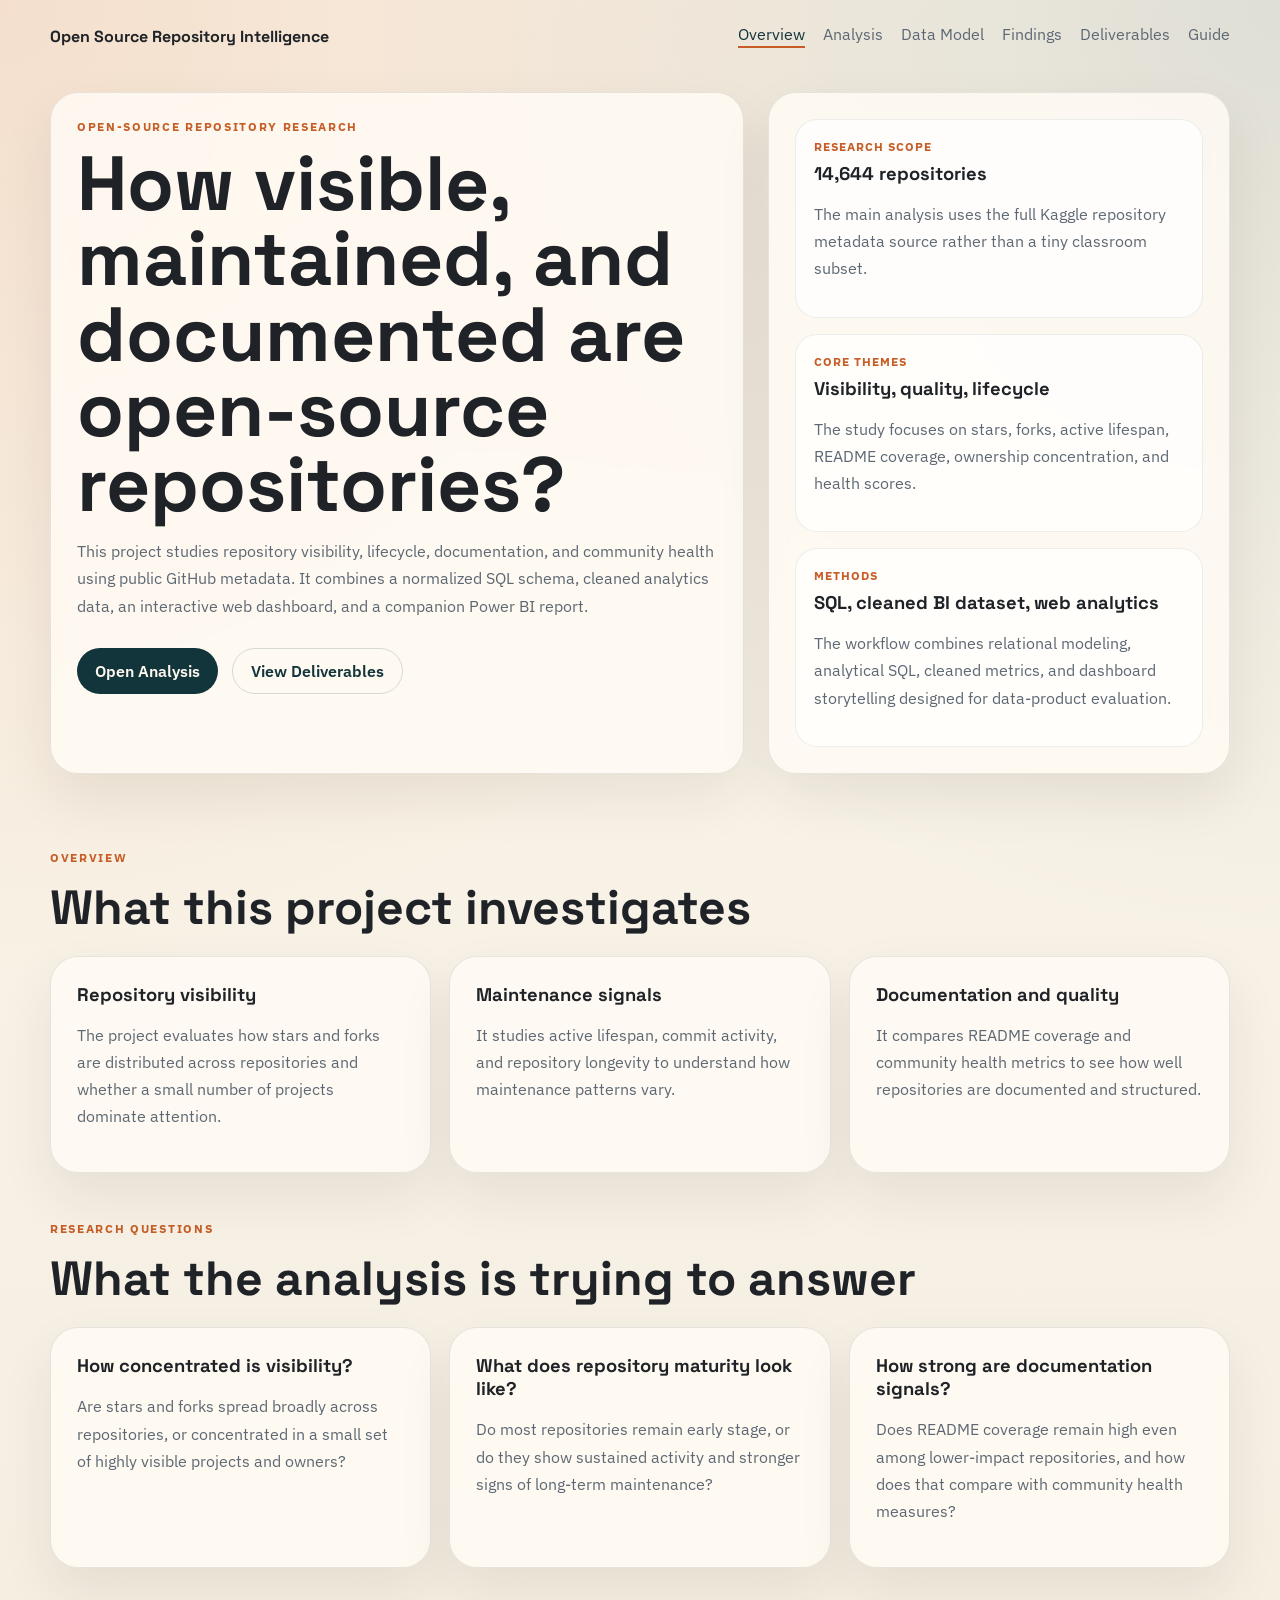
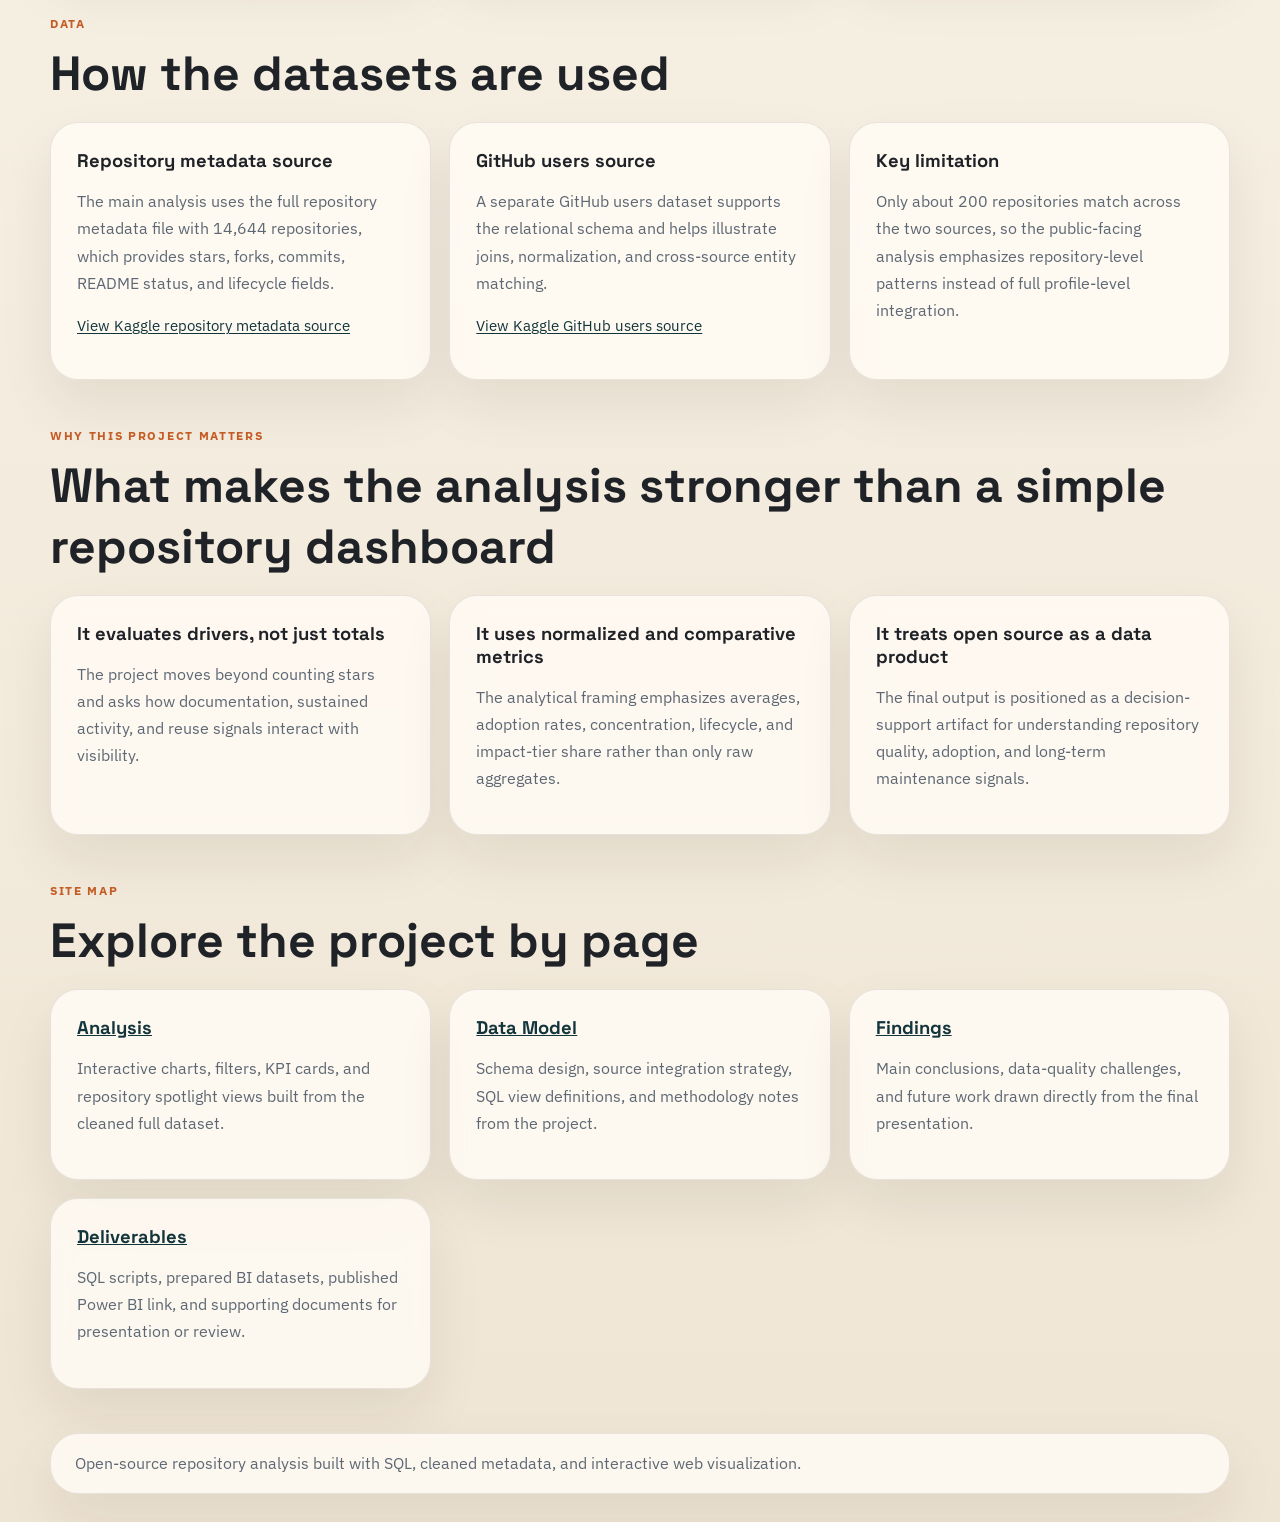
<file: index.html>
<!DOCTYPE html>
<html lang="en">
  <head>
    <meta charset="UTF-8" />
    <meta name="viewport" content="width=device-width, initial-scale=1.0" />
    <title>Overview | Open Source Repository Intelligence</title>
    <meta
      name="description"
      content="Overview page for a SQL and BI research project on open-source repository visibility, maintenance, and documentation quality."
    />
    <link rel="preconnect" href="https://fonts.googleapis.com" />
    <link rel="preconnect" href="https://fonts.gstatic.com" crossorigin />
    <link
      href="https://fonts.googleapis.com/css2?family=IBM+Plex+Sans:wght@400;500;600;700&family=Space+Grotesk:wght@500;700&display=swap"
      rel="stylesheet"
    />
    <link rel="stylesheet" href="styles.css" />
  </head>
  <body>
    <header class="hero">
      <nav class="nav">
        <div class="brand">Open Source Repository Intelligence</div>
        <div class="nav-links">
          <a class="active" href="index.html">Overview</a>
          <a href="analysis.html">Analysis</a>
          <a href="model.html">Data Model</a>
          <a href="findings.html">Findings</a>
          <a href="deliverables.html">Deliverables</a>
          <a href="guide.html">Guide</a>
        </div>
      </nav>

      <section class="hero-grid">
        <div class="hero-copy">
          <p class="eyebrow">Open-Source Repository Research</p>
          <h1>How visible, maintained, and documented are open-source repositories?</h1>
          <p class="lede">
            This project studies repository visibility, lifecycle, documentation,
            and community health using public GitHub metadata. It combines a
            normalized SQL schema, cleaned analytics data, an interactive web
            dashboard, and a companion Power BI report.
          </p>
          <div class="cta-row">
            <a class="button primary" href="analysis.html">Open Analysis</a>
            <a class="button secondary" href="deliverables.html">View Deliverables</a>
          </div>
        </div>

        <aside class="hero-panel">
          <div class="status-card">
            <span class="status-label">Research Scope</span>
            <strong>14,644 repositories</strong>
            <p>The main analysis uses the full Kaggle repository metadata source rather than a tiny classroom subset.</p>
          </div>
          <div class="status-card">
            <span class="status-label">Core Themes</span>
            <strong>Visibility, quality, lifecycle</strong>
            <p>The study focuses on stars, forks, active lifespan, README coverage, ownership concentration, and health scores.</p>
          </div>
          <div class="status-card">
            <span class="status-label">Methods</span>
            <strong>SQL, cleaned BI dataset, web analytics</strong>
            <p>The workflow combines relational modeling, analytical SQL, cleaned metrics, and dashboard storytelling designed for data-product evaluation.</p>
          </div>
        </aside>
      </section>
    </header>

    <main>
      <section class="section">
        <div class="section-heading">
          <p class="eyebrow">Overview</p>
          <h2>What this project investigates</h2>
        </div>
        <div class="feature-grid">
          <article class="feature-card">
            <h3>Repository visibility</h3>
            <p>
              The project evaluates how stars and forks are distributed across repositories and whether a small number of projects dominate attention.
            </p>
          </article>
          <article class="feature-card">
            <h3>Maintenance signals</h3>
            <p>
              It studies active lifespan, commit activity, and repository longevity to understand how maintenance patterns vary.
            </p>
          </article>
          <article class="feature-card">
            <h3>Documentation and quality</h3>
            <p>
              It compares README coverage and community health metrics to see how well repositories are documented and structured.
            </p>
          </article>
        </div>
      </section>

      <section class="section">
        <div class="section-heading">
          <p class="eyebrow">Research Questions</p>
          <h2>What the analysis is trying to answer</h2>
        </div>
        <div class="feature-grid">
          <article class="feature-card">
            <h3>How concentrated is visibility?</h3>
            <p>
              Are stars and forks spread broadly across repositories, or concentrated in a small set of highly visible projects and owners?
            </p>
          </article>
          <article class="feature-card">
            <h3>What does repository maturity look like?</h3>
            <p>
              Do most repositories remain early stage, or do they show sustained activity and stronger signs of long-term maintenance?
            </p>
          </article>
          <article class="feature-card">
            <h3>How strong are documentation signals?</h3>
            <p>
              Does README coverage remain high even among lower-impact repositories, and how does that compare with community health measures?
            </p>
          </article>
        </div>
      </section>

      <section class="section">
        <div class="section-heading">
          <p class="eyebrow">Data</p>
          <h2>How the datasets are used</h2>
        </div>
        <div class="feature-grid">
          <article class="feature-card">
            <h3>Repository metadata source</h3>
            <p>
              The main analysis uses the full repository metadata file with 14,644 repositories, which provides stars, forks, commits, README status, and lifecycle fields.
            </p>
            <p class="source-link"><a href="https://www.kaggle.com/datasets/isaacoresanya/github-repository-metadata" target="_blank" rel="noreferrer">View Kaggle repository metadata source</a></p>
          </article>
          <article class="feature-card">
            <h3>GitHub users source</h3>
            <p>
              A separate GitHub users dataset supports the relational schema and helps illustrate joins, normalization, and cross-source entity matching.
            </p>
            <p class="source-link"><a href="https://www.kaggle.com/datasets/donbarbos/github-users" target="_blank" rel="noreferrer">View Kaggle GitHub users source</a></p>
          </article>
          <article class="feature-card">
            <h3>Key limitation</h3>
            <p>
              Only about 200 repositories match across the two sources, so the public-facing analysis emphasizes repository-level patterns instead of full profile-level integration.
            </p>
          </article>
        </div>
      </section>

      <section class="section">
        <div class="section-heading">
          <p class="eyebrow">Why This Project Matters</p>
          <h2>What makes the analysis stronger than a simple repository dashboard</h2>
        </div>
        <div class="feature-grid">
          <article class="feature-card">
            <h3>It evaluates drivers, not just totals</h3>
            <p>The project moves beyond counting stars and asks how documentation, sustained activity, and reuse signals interact with visibility.</p>
          </article>
          <article class="feature-card">
            <h3>It uses normalized and comparative metrics</h3>
            <p>The analytical framing emphasizes averages, adoption rates, concentration, lifecycle, and impact-tier share rather than only raw aggregates.</p>
          </article>
          <article class="feature-card">
            <h3>It treats open source as a data product</h3>
            <p>The final output is positioned as a decision-support artifact for understanding repository quality, adoption, and long-term maintenance signals.</p>
          </article>
        </div>
      </section>

      <section class="section">
        <div class="section-heading">
          <p class="eyebrow">Site Map</p>
          <h2>Explore the project by page</h2>
        </div>
        <div class="feature-grid">
          <article class="feature-card">
            <h3><a href="analysis.html">Analysis</a></h3>
            <p>Interactive charts, filters, KPI cards, and repository spotlight views built from the cleaned full dataset.</p>
          </article>
          <article class="feature-card">
            <h3><a href="model.html">Data Model</a></h3>
            <p>Schema design, source integration strategy, SQL view definitions, and methodology notes from the project.</p>
          </article>
          <article class="feature-card">
            <h3><a href="findings.html">Findings</a></h3>
            <p>Main conclusions, data-quality challenges, and future work drawn directly from the final presentation.</p>
          </article>
          <article class="feature-card">
            <h3><a href="deliverables.html">Deliverables</a></h3>
            <p>SQL scripts, prepared BI datasets, published Power BI link, and supporting documents for presentation or review.</p>
          </article>
        </div>
      </section>
    </main>

    <footer class="footer">
      <p>Open-source repository analysis built with SQL, cleaned metadata, and interactive web visualization.</p>
    </footer>
  </body>
</html>
</file>
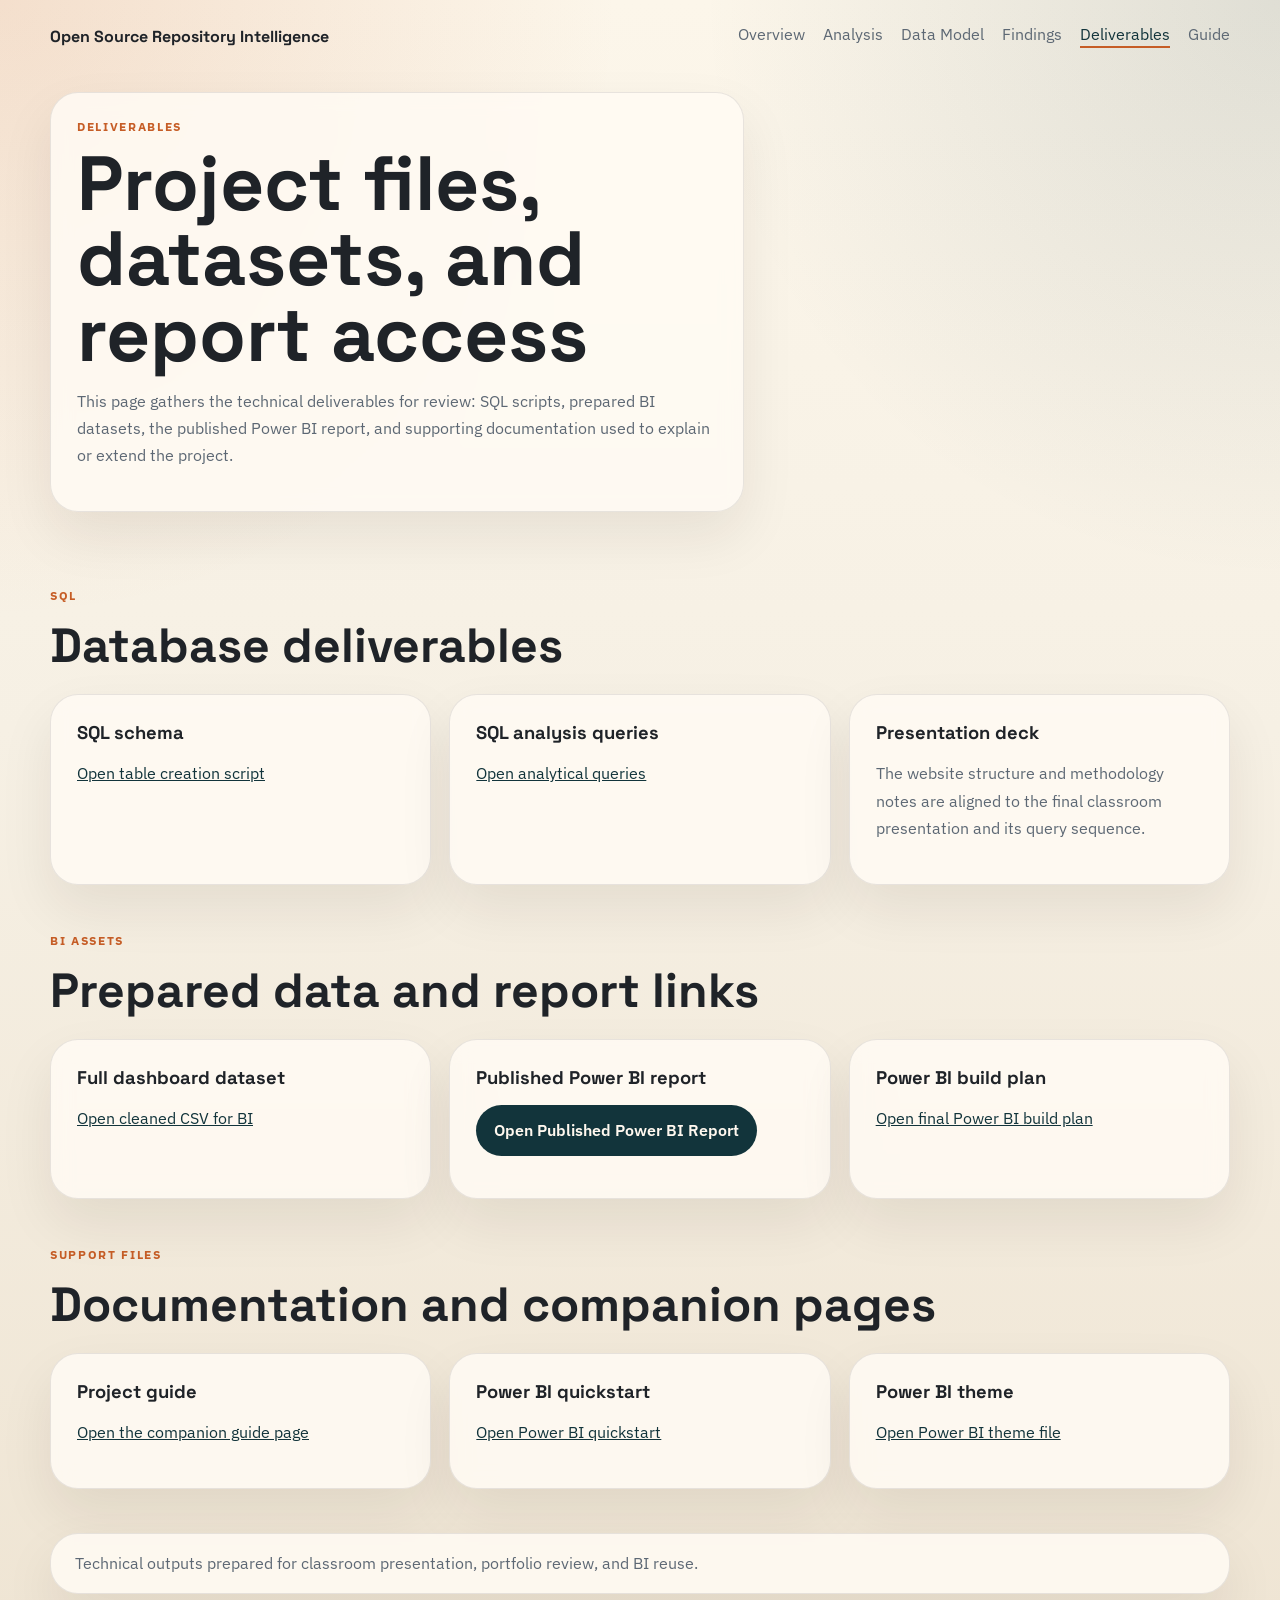
<file: deliverables.html>
<!DOCTYPE html>
<html lang="en">
  <head>
    <meta charset="UTF-8" />
    <meta name="viewport" content="width=device-width, initial-scale=1.0" />
    <title>Deliverables | Open Source Repository Intelligence</title>
    <meta
      name="description"
      content="Project files, datasets, SQL scripts, and published BI report for the repository analytics project."
    />
    <link rel="preconnect" href="https://fonts.googleapis.com" />
    <link rel="preconnect" href="https://fonts.gstatic.com" crossorigin />
    <link
      href="https://fonts.googleapis.com/css2?family=IBM+Plex+Sans:wght@400;500;600;700&family=Space+Grotesk:wght@500;700&display=swap"
      rel="stylesheet"
    />
    <link rel="stylesheet" href="styles.css" />
  </head>
  <body>
    <header class="hero">
      <nav class="nav">
        <div class="brand">Open Source Repository Intelligence</div>
        <div class="nav-links">
          <a href="index.html">Overview</a>
          <a href="analysis.html">Analysis</a>
          <a href="model.html">Data Model</a>
          <a href="findings.html">Findings</a>
          <a class="active" href="deliverables.html">Deliverables</a>
          <a href="guide.html">Guide</a>
        </div>
      </nav>

      <section class="hero-grid">
        <div class="hero-copy">
          <p class="eyebrow">Deliverables</p>
          <h1>Project files, datasets, and report access</h1>
          <p class="lede">
            This page gathers the technical deliverables for review: SQL scripts,
            prepared BI datasets, the published Power BI report, and supporting
            documentation used to explain or extend the project.
          </p>
        </div>
      </section>
    </header>

    <main>
      <section class="section">
        <div class="section-heading">
          <p class="eyebrow">SQL</p>
          <h2>Database deliverables</h2>
        </div>
        <div class="feature-grid">
          <article class="feature-card">
            <h3>SQL schema</h3>
            <p><a href="sql/github_db_table.final.sql">Open table creation script</a></p>
          </article>
          <article class="feature-card">
            <h3>SQL analysis queries</h3>
            <p><a href="sql/github_db_querys.final.sql">Open analytical queries</a></p>
          </article>
          <article class="feature-card">
            <h3>Presentation deck</h3>
            <p>The website structure and methodology notes are aligned to the final classroom presentation and its query sequence.</p>
          </article>
        </div>
      </section>

      <section class="section">
        <div class="section-heading">
          <p class="eyebrow">BI Assets</p>
          <h2>Prepared data and report links</h2>
        </div>
        <div class="feature-grid">
          <article class="feature-card">
            <h3>Full dashboard dataset</h3>
            <p><a href="data/repository_dashboard_full.csv">Open cleaned CSV for BI</a></p>
          </article>
          <article class="feature-card">
            <h3>Published Power BI report</h3>
            <p><a class="button primary" href="https://app.powerbi.com/links/9YXvYC_yb6?ctid=704d822c-358a-4784-9a16-49e20b75f941&pbi_source=linkShare&bookmarkGuid=000e47cf-321c-4b05-96ca-d1eae8ffcaa5" target="_blank" rel="noreferrer">Open Published Power BI Report</a></p>
          </article>
          <article class="feature-card">
            <h3>Power BI build plan</h3>
            <p><a href="docs/powerbi-final-build-plan.md">Open final Power BI build plan</a></p>
          </article>
        </div>
      </section>

      <section class="section">
        <div class="section-heading">
          <p class="eyebrow">Support Files</p>
          <h2>Documentation and companion pages</h2>
        </div>
        <div class="feature-grid">
          <article class="feature-card">
            <h3>Project guide</h3>
            <p><a href="guide.html">Open the companion guide page</a></p>
          </article>
          <article class="feature-card">
            <h3>Power BI quickstart</h3>
            <p><a href="docs/powerbi-quickstart.md">Open Power BI quickstart</a></p>
          </article>
          <article class="feature-card">
            <h3>Power BI theme</h3>
            <p><a href="assets/powerbi-theme.json">Open Power BI theme file</a></p>
          </article>
        </div>
      </section>
    </main>

    <footer class="footer">
      <p>Technical outputs prepared for classroom presentation, portfolio review, and BI reuse.</p>
    </footer>
  </body>
</html>
</file>
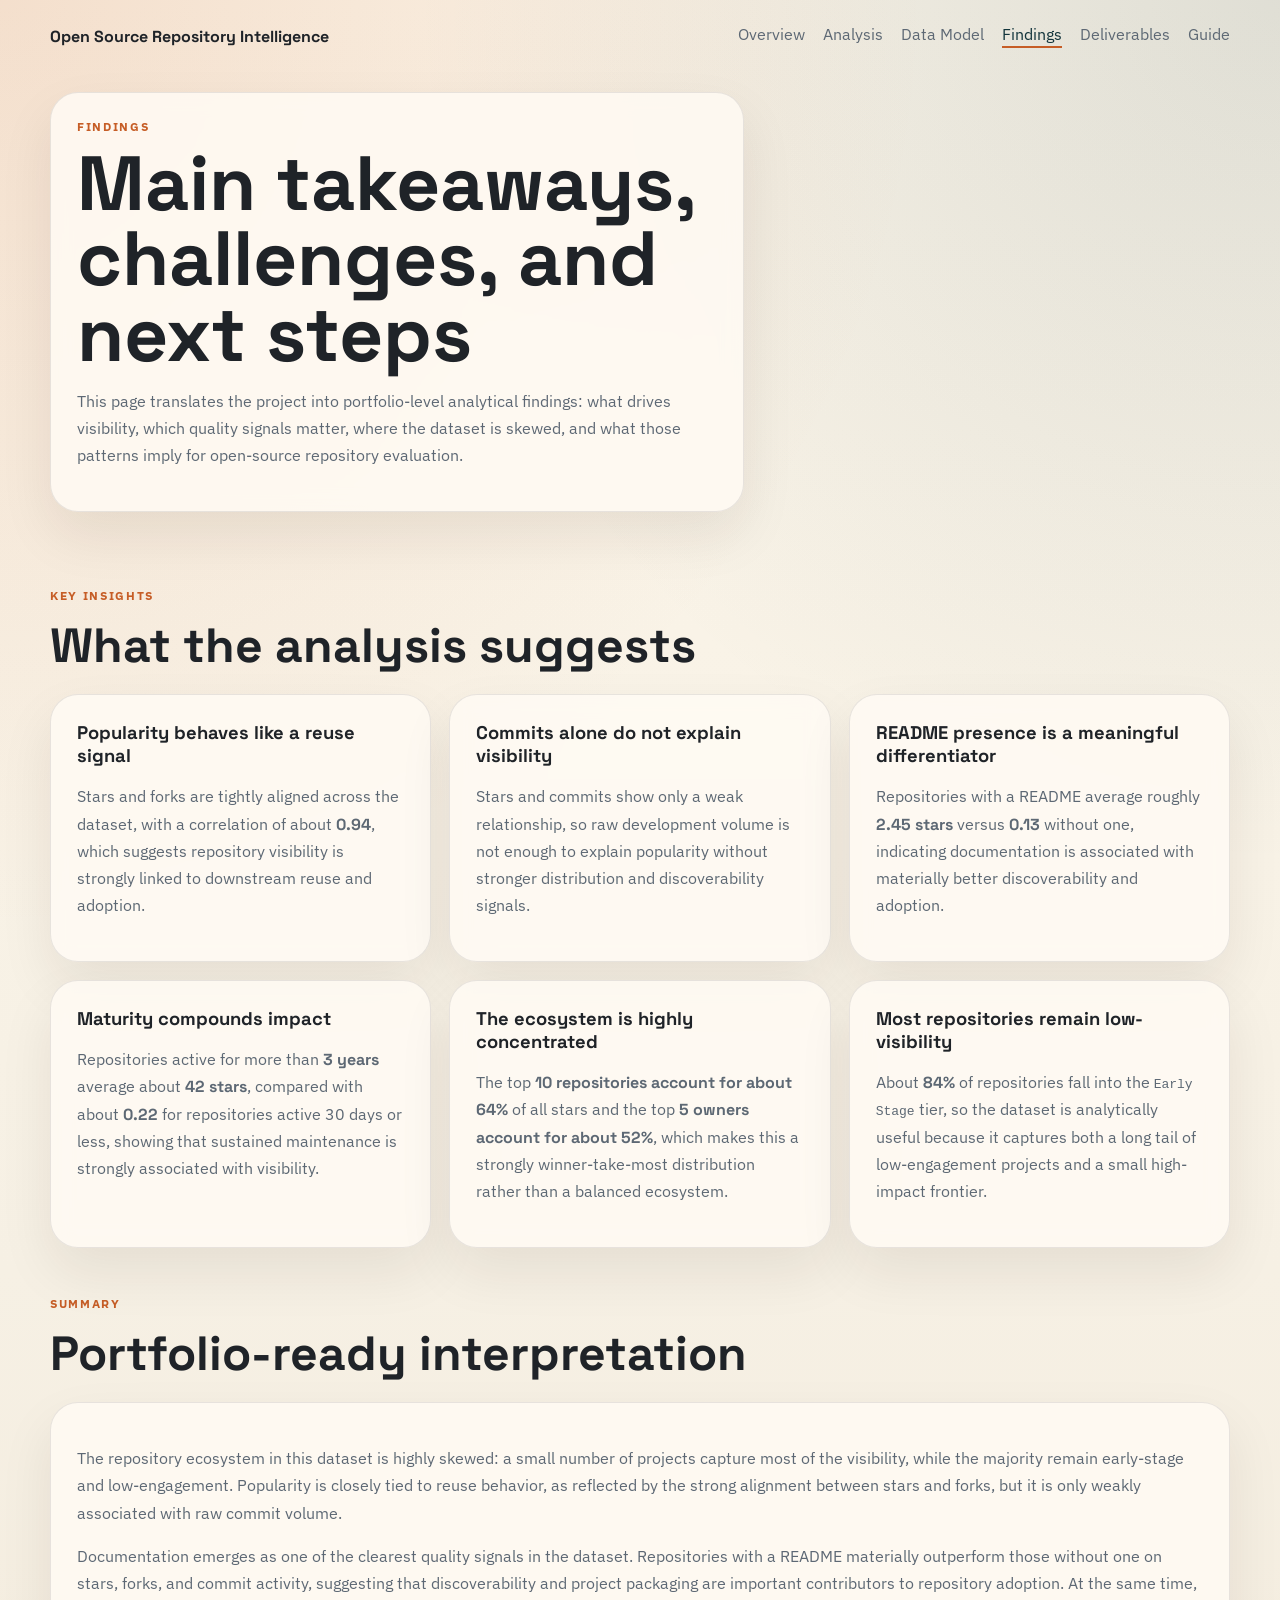
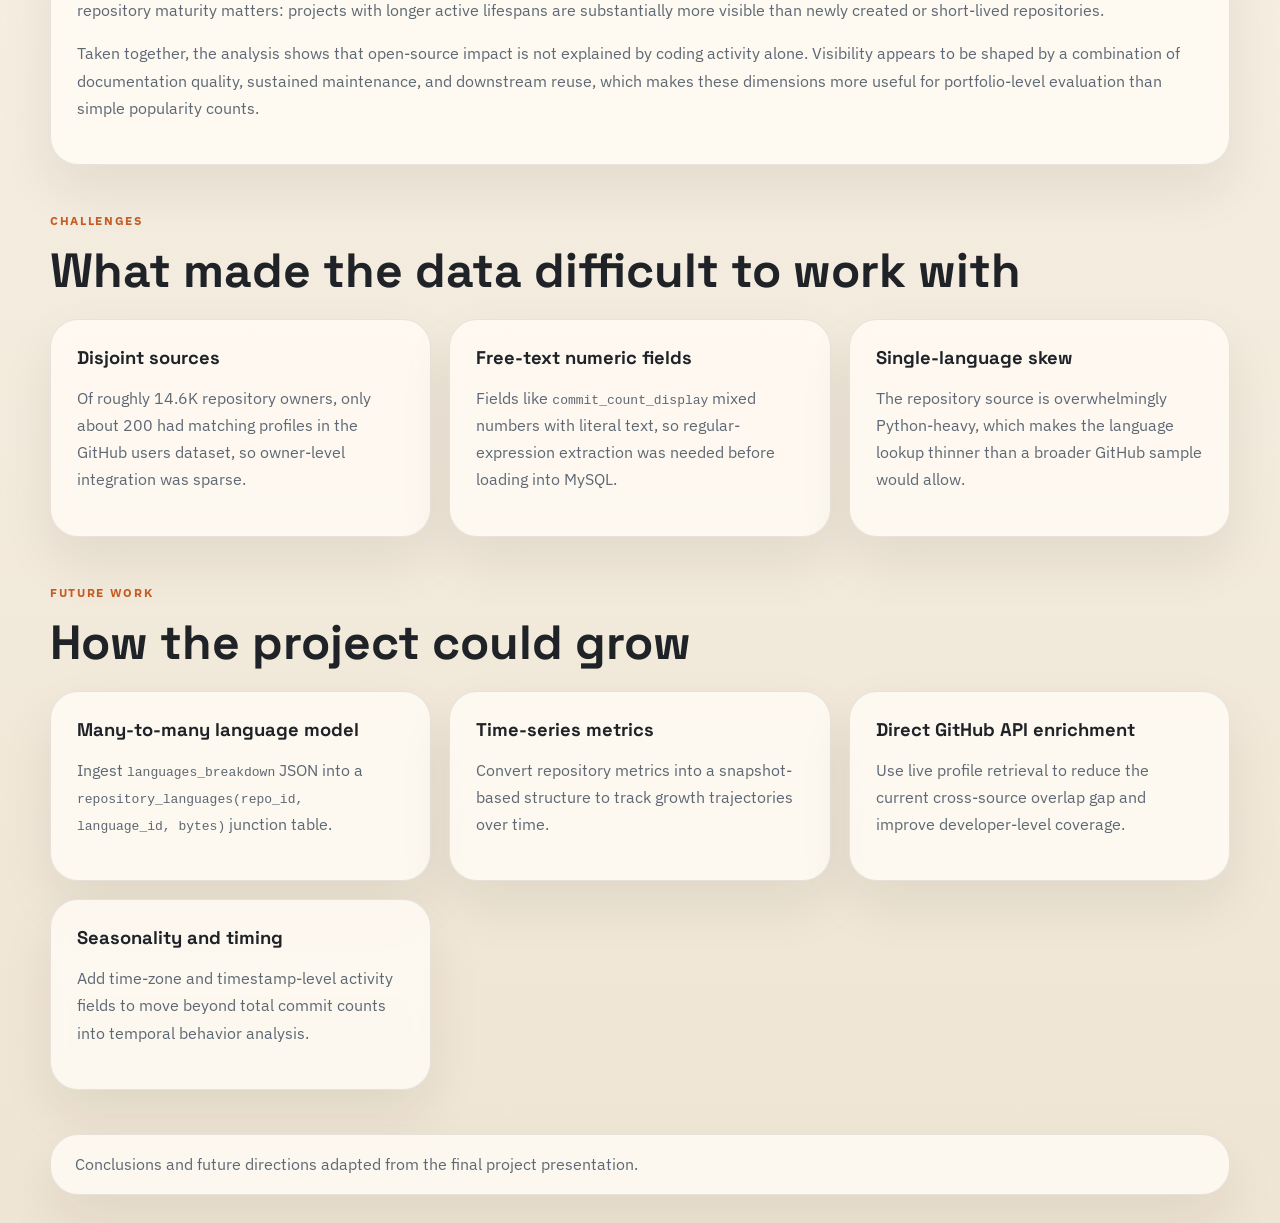
<file: findings.html>
<!DOCTYPE html>
<html lang="en">
  <head>
    <meta charset="UTF-8" />
    <meta name="viewport" content="width=device-width, initial-scale=1.0" />
    <title>Findings | Open Source Repository Intelligence</title>
    <meta
      name="description"
      content="Key findings, data-quality challenges, and future work for the repository analytics project."
    />
    <link rel="preconnect" href="https://fonts.googleapis.com" />
    <link rel="preconnect" href="https://fonts.gstatic.com" crossorigin />
    <link
      href="https://fonts.googleapis.com/css2?family=IBM+Plex+Sans:wght@400;500;600;700&family=Space+Grotesk:wght@500;700&display=swap"
      rel="stylesheet"
    />
    <link rel="stylesheet" href="styles.css" />
  </head>
  <body>
    <header class="hero">
      <nav class="nav">
        <div class="brand">Open Source Repository Intelligence</div>
        <div class="nav-links">
          <a href="index.html">Overview</a>
          <a href="analysis.html">Analysis</a>
          <a href="model.html">Data Model</a>
          <a class="active" href="findings.html">Findings</a>
          <a href="deliverables.html">Deliverables</a>
          <a href="guide.html">Guide</a>
        </div>
      </nav>

      <section class="hero-grid">
        <div class="hero-copy">
          <p class="eyebrow">Findings</p>
          <h1>Main takeaways, challenges, and next steps</h1>
          <p class="lede">
            This page translates the project into portfolio-level analytical findings:
            what drives visibility, which quality signals matter, where the dataset is
            skewed, and what those patterns imply for open-source repository evaluation.
          </p>
        </div>
      </section>
    </header>

    <main>
      <section class="section">
        <div class="section-heading">
          <p class="eyebrow">Key Insights</p>
          <h2>What the analysis suggests</h2>
        </div>
        <div class="feature-grid">
          <article class="feature-card">
            <h3>Popularity behaves like a reuse signal</h3>
            <p>Stars and forks are tightly aligned across the dataset, with a correlation of about <strong>0.94</strong>, which suggests repository visibility is strongly linked to downstream reuse and adoption.</p>
          </article>
          <article class="feature-card">
            <h3>Commits alone do not explain visibility</h3>
            <p>Stars and commits show only a weak relationship, so raw development volume is not enough to explain popularity without stronger distribution and discoverability signals.</p>
          </article>
          <article class="feature-card">
            <h3>README presence is a meaningful differentiator</h3>
            <p>Repositories with a README average roughly <strong>2.45 stars</strong> versus <strong>0.13</strong> without one, indicating documentation is associated with materially better discoverability and adoption.</p>
          </article>
          <article class="feature-card">
            <h3>Maturity compounds impact</h3>
            <p>Repositories active for more than <strong>3 years</strong> average about <strong>42 stars</strong>, compared with about <strong>0.22</strong> for repositories active 30 days or less, showing that sustained maintenance is strongly associated with visibility.</p>
          </article>
          <article class="feature-card">
            <h3>The ecosystem is highly concentrated</h3>
            <p>The top <strong>10 repositories account for about 64%</strong> of all stars and the top <strong>5 owners account for about 52%</strong>, which makes this a strongly winner-take-most distribution rather than a balanced ecosystem.</p>
          </article>
          <article class="feature-card">
            <h3>Most repositories remain low-visibility</h3>
            <p>About <strong>84%</strong> of repositories fall into the <code>Early Stage</code> tier, so the dataset is analytically useful because it captures both a long tail of low-engagement projects and a small high-impact frontier.</p>
          </article>
        </div>
      </section>

      <section class="section">
        <div class="section-heading">
          <p class="eyebrow">Summary</p>
          <h2>Portfolio-ready interpretation</h2>
        </div>
        <div class="feature-stack">
          <article class="feature-card">
            <p>
              The repository ecosystem in this dataset is highly skewed: a small number of projects capture most of the visibility, while the majority remain early-stage and low-engagement. Popularity is closely tied to reuse behavior, as reflected by the strong alignment between stars and forks, but it is only weakly associated with raw commit volume.
            </p>
            <p>
              Documentation emerges as one of the clearest quality signals in the dataset. Repositories with a README materially outperform those without one on stars, forks, and commit activity, suggesting that discoverability and project packaging are important contributors to repository adoption. At the same time, repository maturity matters: projects with longer active lifespans are substantially more visible than newly created or short-lived repositories.
            </p>
            <p>
              Taken together, the analysis shows that open-source impact is not explained by coding activity alone. Visibility appears to be shaped by a combination of documentation quality, sustained maintenance, and downstream reuse, which makes these dimensions more useful for portfolio-level evaluation than simple popularity counts.
            </p>
          </article>
        </div>
      </section>

      <section class="section">
        <div class="section-heading">
          <p class="eyebrow">Challenges</p>
          <h2>What made the data difficult to work with</h2>
        </div>
        <div class="feature-grid">
          <article class="feature-card">
            <h3>Disjoint sources</h3>
            <p>Of roughly 14.6K repository owners, only about 200 had matching profiles in the GitHub users dataset, so owner-level integration was sparse.</p>
          </article>
          <article class="feature-card">
            <h3>Free-text numeric fields</h3>
            <p>Fields like <code>commit_count_display</code> mixed numbers with literal text, so regular-expression extraction was needed before loading into MySQL.</p>
          </article>
          <article class="feature-card">
            <h3>Single-language skew</h3>
            <p>The repository source is overwhelmingly Python-heavy, which makes the language lookup thinner than a broader GitHub sample would allow.</p>
          </article>
        </div>
      </section>

      <section class="section">
        <div class="section-heading">
          <p class="eyebrow">Future Work</p>
          <h2>How the project could grow</h2>
        </div>
        <div class="feature-grid">
          <article class="feature-card">
            <h3>Many-to-many language model</h3>
            <p>Ingest <code>languages_breakdown</code> JSON into a <code>repository_languages(repo_id, language_id, bytes)</code> junction table.</p>
          </article>
          <article class="feature-card">
            <h3>Time-series metrics</h3>
            <p>Convert repository metrics into a snapshot-based structure to track growth trajectories over time.</p>
          </article>
          <article class="feature-card">
            <h3>Direct GitHub API enrichment</h3>
            <p>Use live profile retrieval to reduce the current cross-source overlap gap and improve developer-level coverage.</p>
          </article>
          <article class="feature-card">
            <h3>Seasonality and timing</h3>
            <p>Add time-zone and timestamp-level activity fields to move beyond total commit counts into temporal behavior analysis.</p>
          </article>
        </div>
      </section>
    </main>

    <footer class="footer">
      <p>Conclusions and future directions adapted from the final project presentation.</p>
    </footer>
  </body>
</html>
</file>
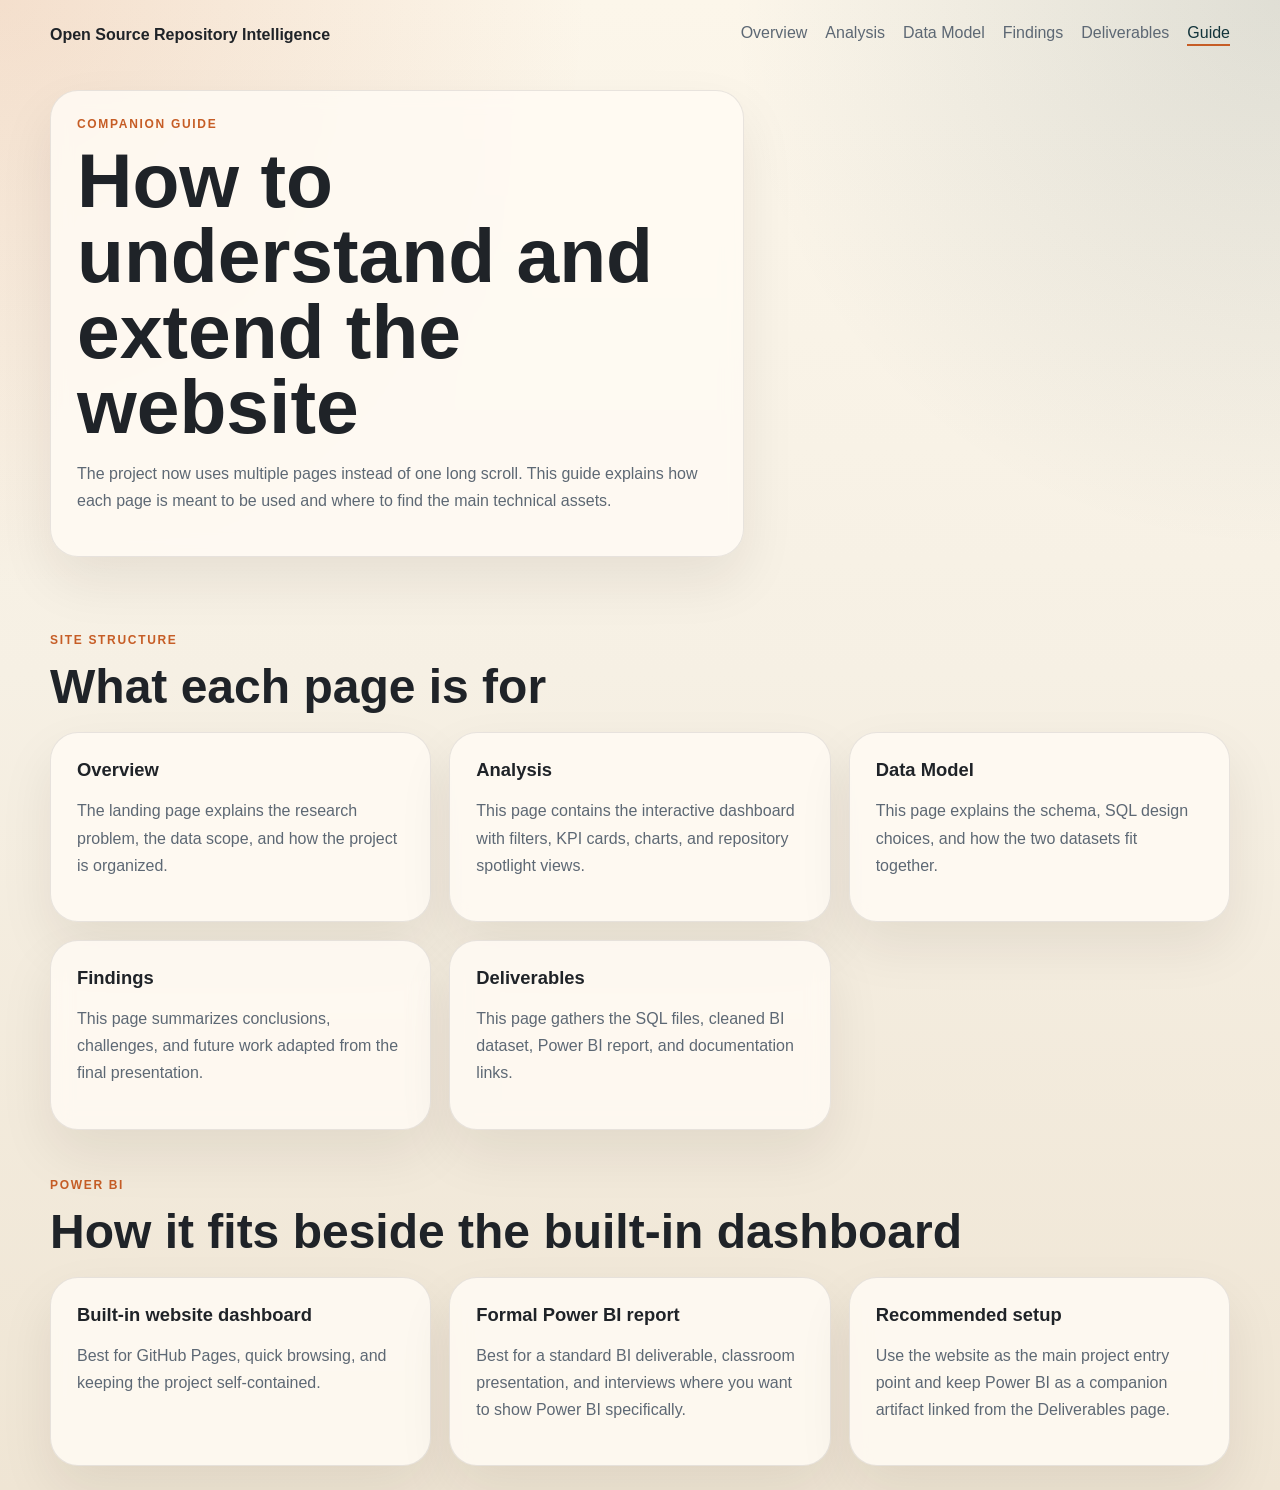
<file: guide.html>
<!DOCTYPE html>
<html lang="en">
  <head>
    <meta charset="UTF-8" />
    <meta name="viewport" content="width=device-width, initial-scale=1.0" />
    <title>Guide | Open Source Repository Intelligence</title>
    <link rel="stylesheet" href="styles.css" />
  </head>
  <body>
    <header class="hero">
      <nav class="nav">
        <div class="brand">Open Source Repository Intelligence</div>
        <div class="nav-links">
          <a href="index.html">Overview</a>
          <a href="analysis.html">Analysis</a>
          <a href="model.html">Data Model</a>
          <a href="findings.html">Findings</a>
          <a href="deliverables.html">Deliverables</a>
          <a class="active" href="guide.html">Guide</a>
        </div>
      </nav>

      <section class="hero-grid">
        <div class="hero-copy">
          <p class="eyebrow">Companion Guide</p>
          <h1>How to understand and extend the website</h1>
          <p class="lede">
            The project now uses multiple pages instead of one long scroll. This
            guide explains how each page is meant to be used and where to find the
            main technical assets.
          </p>
        </div>
      </section>
    </header>

    <main>
      <section class="section">
        <div class="section-heading">
          <p class="eyebrow">Site Structure</p>
          <h2>What each page is for</h2>
        </div>
        <div class="feature-grid">
          <article class="feature-card">
            <h3>Overview</h3>
            <p>The landing page explains the research problem, the data scope, and how the project is organized.</p>
          </article>
          <article class="feature-card">
            <h3>Analysis</h3>
            <p>This page contains the interactive dashboard with filters, KPI cards, charts, and repository spotlight views.</p>
          </article>
          <article class="feature-card">
            <h3>Data Model</h3>
            <p>This page explains the schema, SQL design choices, and how the two datasets fit together.</p>
          </article>
          <article class="feature-card">
            <h3>Findings</h3>
            <p>This page summarizes conclusions, challenges, and future work adapted from the final presentation.</p>
          </article>
          <article class="feature-card">
            <h3>Deliverables</h3>
            <p>This page gathers the SQL files, cleaned BI dataset, Power BI report, and documentation links.</p>
          </article>
        </div>
      </section>

      <section class="section">
        <div class="section-heading">
          <p class="eyebrow">Power BI</p>
          <h2>How it fits beside the built-in dashboard</h2>
        </div>
        <div class="feature-grid">
          <article class="feature-card">
            <h3>Built-in website dashboard</h3>
            <p>Best for GitHub Pages, quick browsing, and keeping the project self-contained.</p>
          </article>
          <article class="feature-card">
            <h3>Formal Power BI report</h3>
            <p>Best for a standard BI deliverable, classroom presentation, and interviews where you want to show Power BI specifically.</p>
          </article>
          <article class="feature-card">
            <h3>Recommended setup</h3>
            <p>Use the website as the main project entry point and keep Power BI as a companion artifact linked from the Deliverables page.</p>
          </article>
        </div>
      </section>
    </main>
  </body>
</html>
</file>
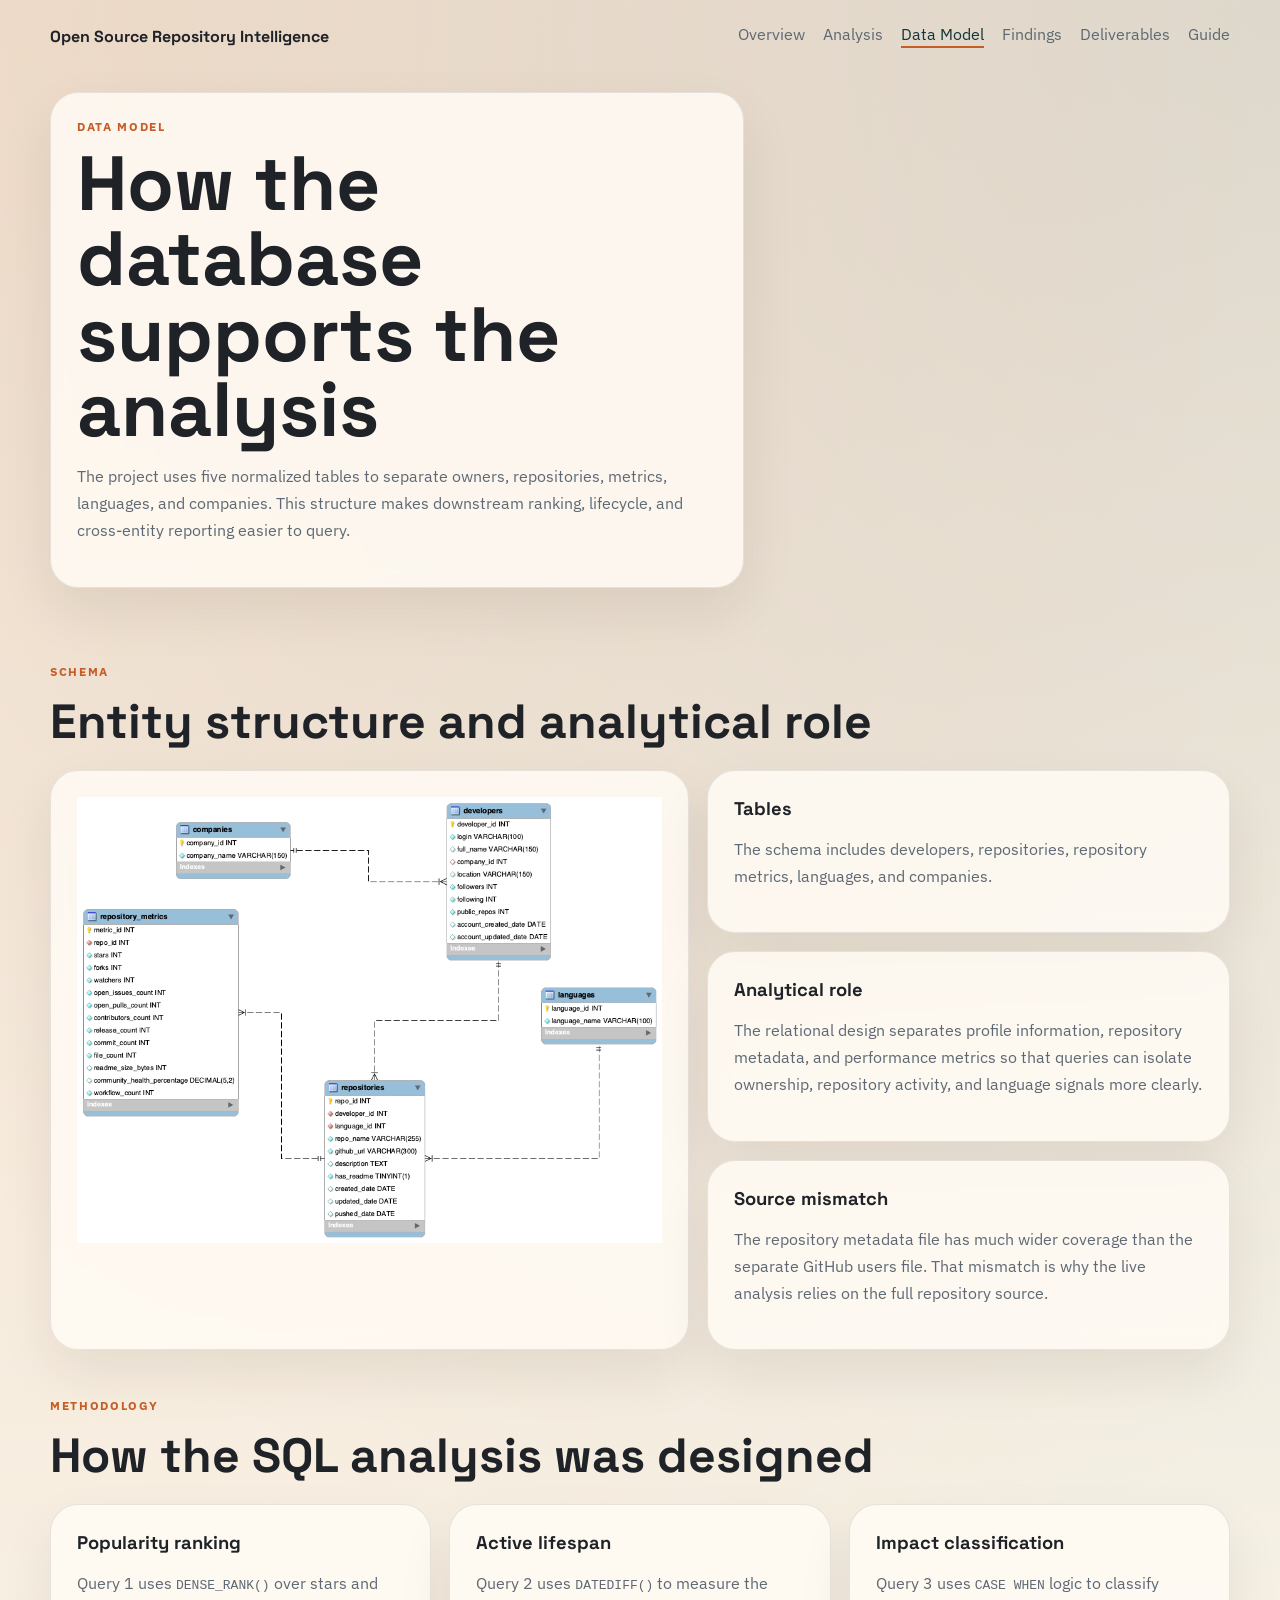
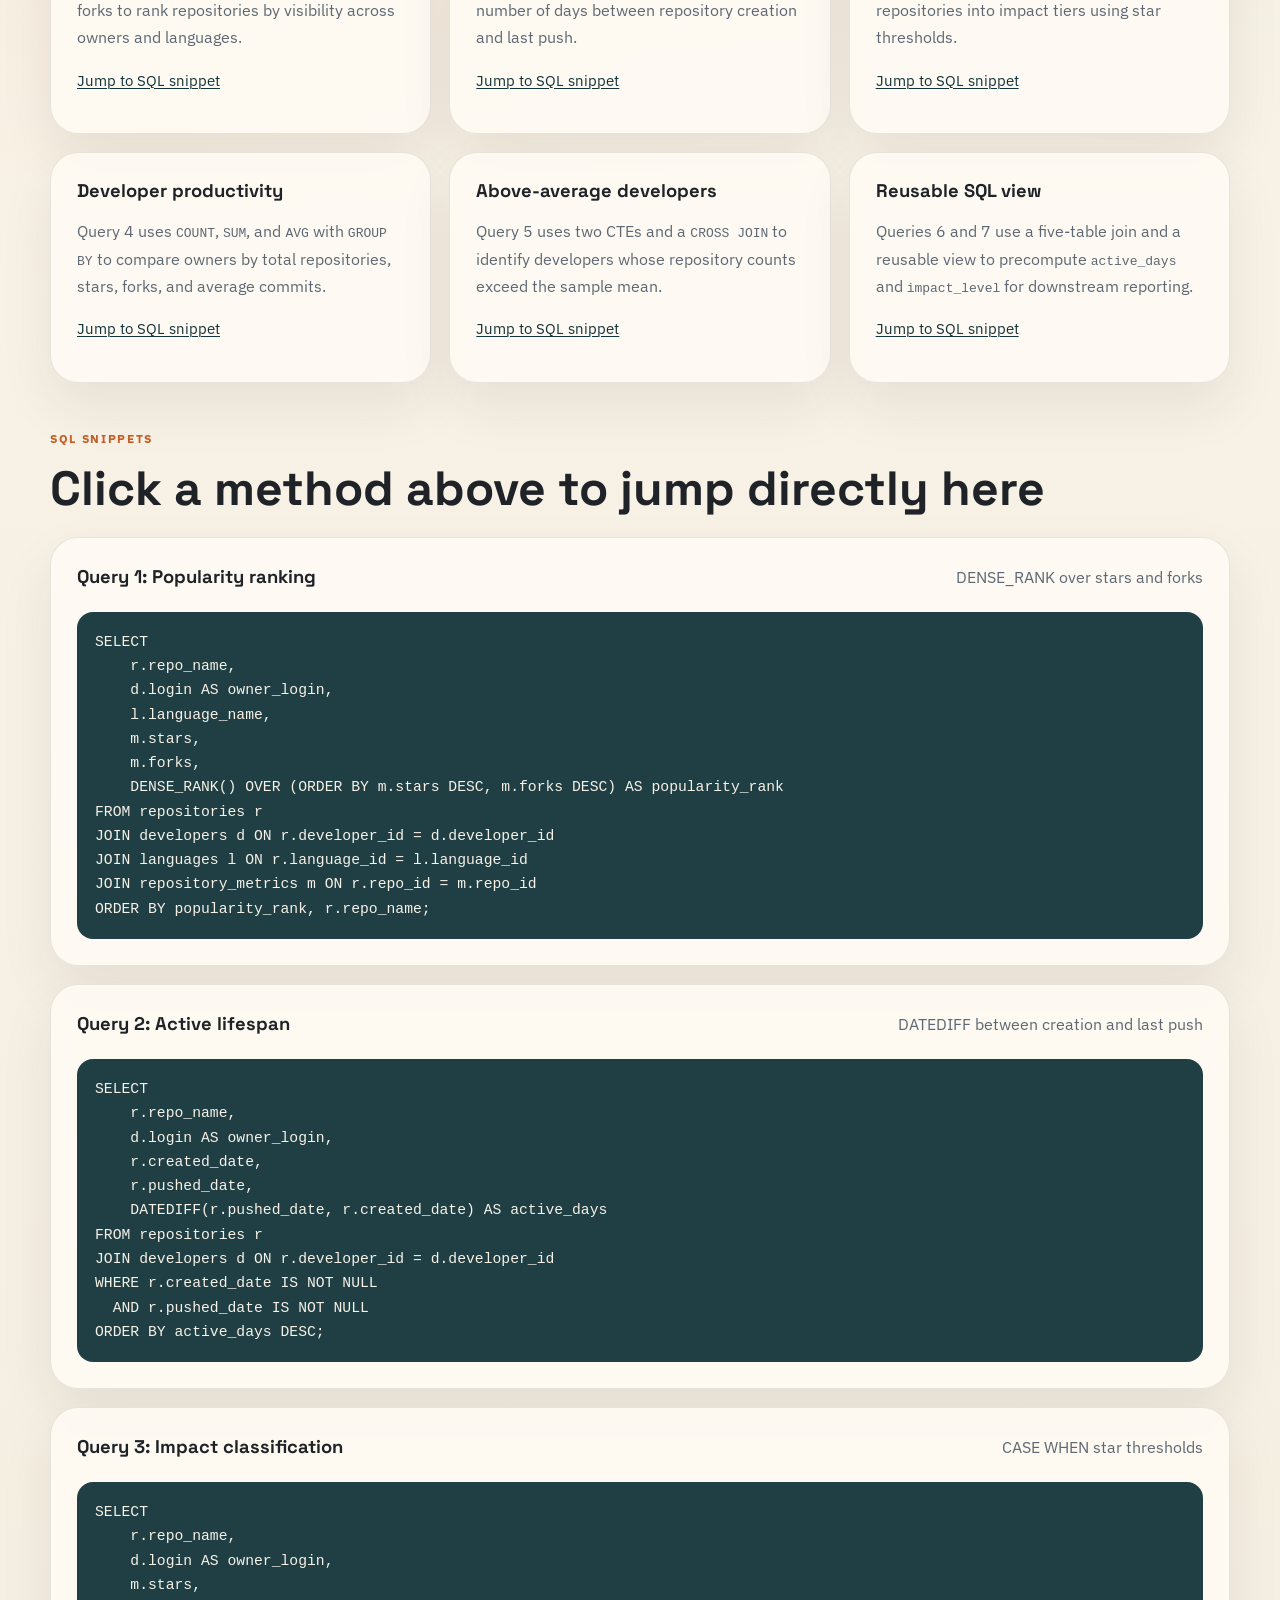
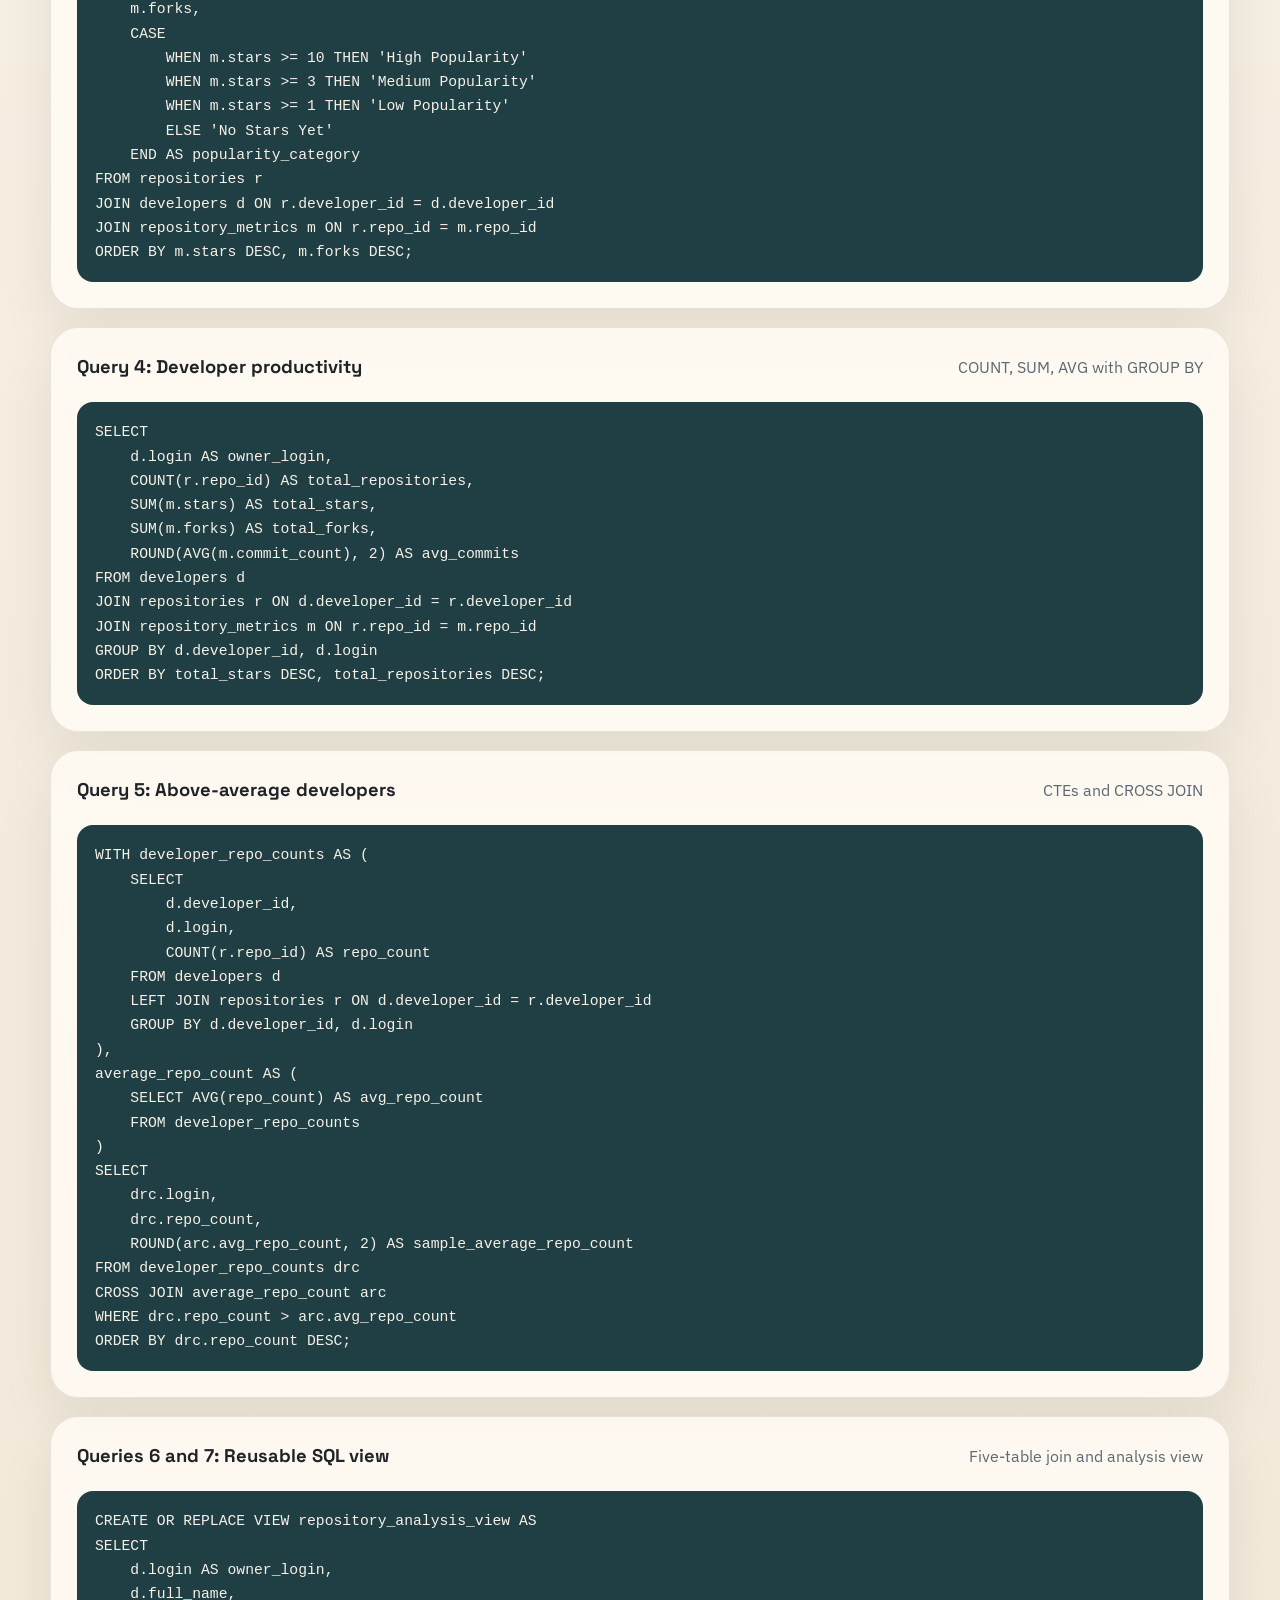
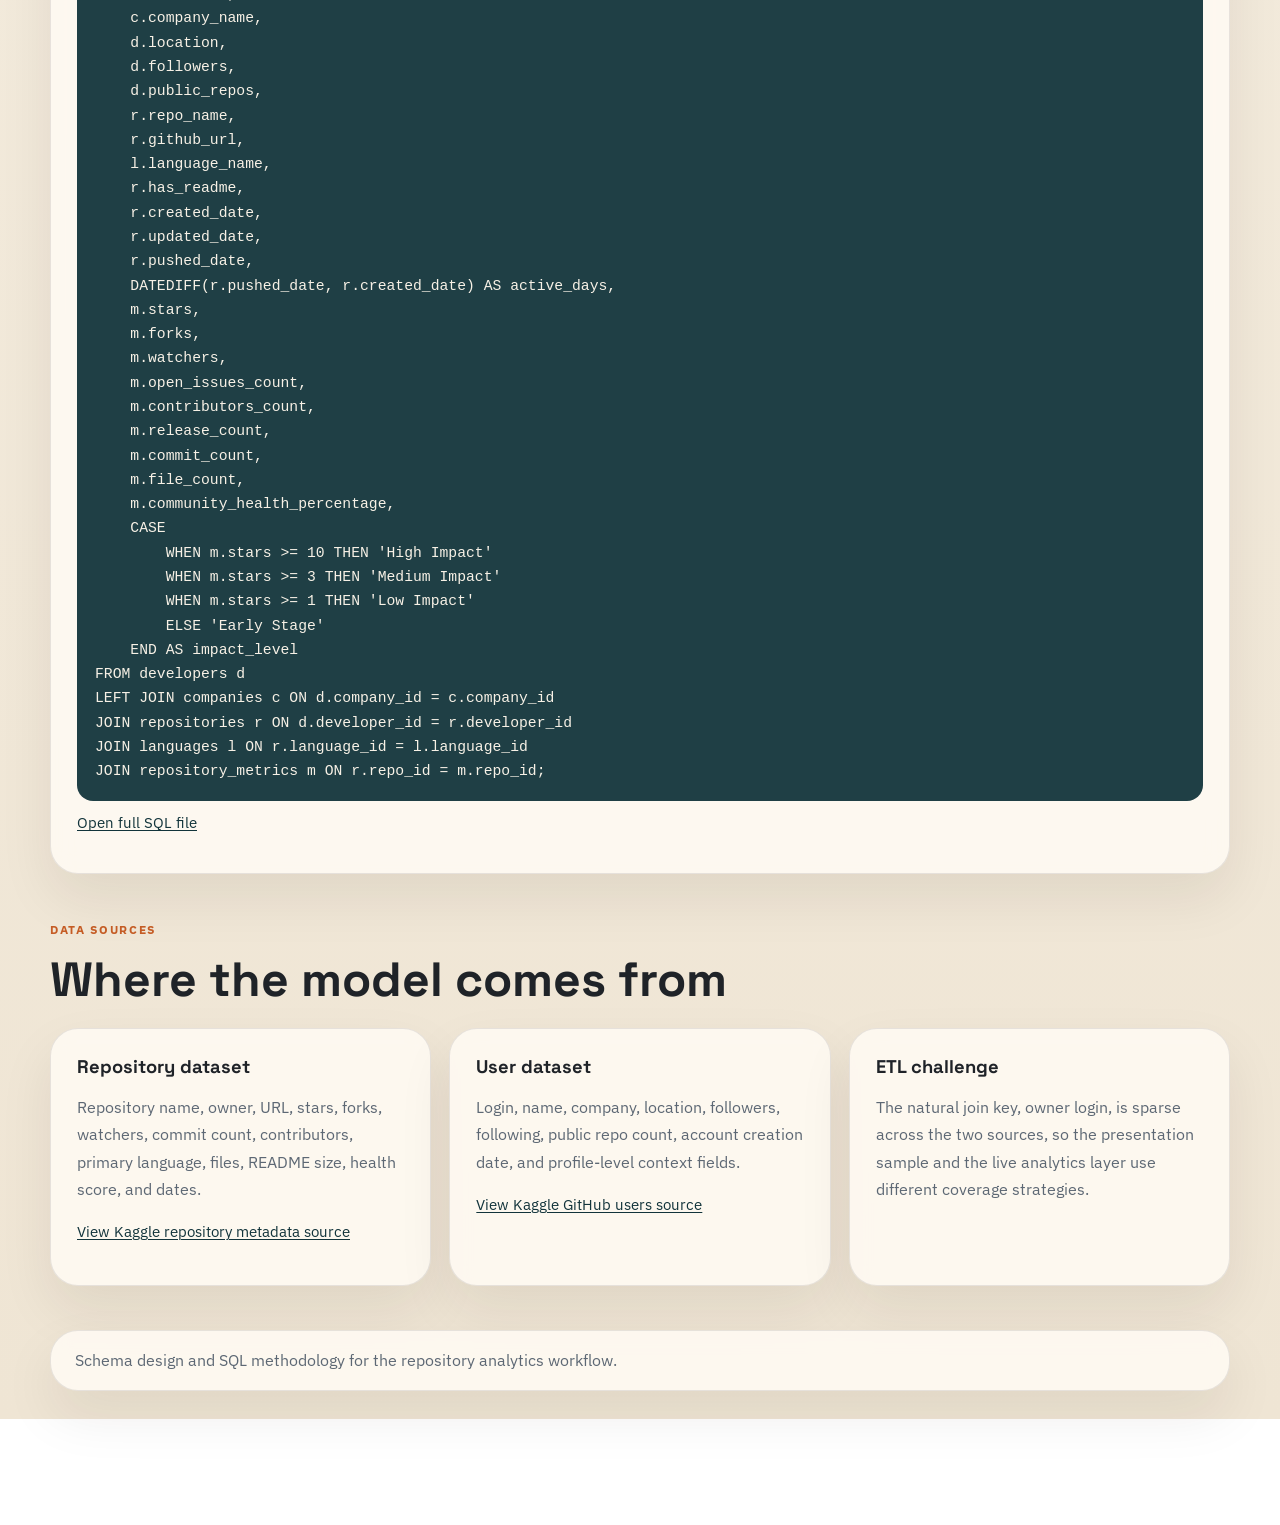
<file: model.html>
<!DOCTYPE html>
<html lang="en">
  <head>
    <meta charset="UTF-8" />
    <meta name="viewport" content="width=device-width, initial-scale=1.0" />
    <title>Data Model | Open Source Repository Intelligence</title>
    <meta
      name="description"
      content="Schema design and SQL methodology for the open-source repository database project."
    />
    <link rel="preconnect" href="https://fonts.googleapis.com" />
    <link rel="preconnect" href="https://fonts.gstatic.com" crossorigin />
    <link
      href="https://fonts.googleapis.com/css2?family=IBM+Plex+Sans:wght@400;500;600;700&family=Space+Grotesk:wght@500;700&display=swap"
      rel="stylesheet"
    />
    <link rel="stylesheet" href="styles.css" />
  </head>
  <body>
    <header class="hero">
      <nav class="nav">
        <div class="brand">Open Source Repository Intelligence</div>
        <div class="nav-links">
          <a href="index.html">Overview</a>
          <a href="analysis.html">Analysis</a>
          <a class="active" href="model.html">Data Model</a>
          <a href="findings.html">Findings</a>
          <a href="deliverables.html">Deliverables</a>
          <a href="guide.html">Guide</a>
        </div>
      </nav>

      <section class="hero-grid">
        <div class="hero-copy">
          <p class="eyebrow">Data Model</p>
          <h1>How the database supports the analysis</h1>
          <p class="lede">
            The project uses five normalized tables to separate owners,
            repositories, metrics, languages, and companies. This structure makes
            downstream ranking, lifecycle, and cross-entity reporting easier to query.
          </p>
        </div>
      </section>
    </header>

    <main>
      <section class="section">
        <div class="section-heading">
          <p class="eyebrow">Schema</p>
          <h2>Entity structure and analytical role</h2>
        </div>
        <div class="model-grid">
          <div class="diagram-card">
            <img src="assets/schema-diagram.png" alt="Entity relationship diagram for the project schema" />
          </div>
          <div class="feature-stack">
            <article class="feature-card">
              <h3>Tables</h3>
              <p>The schema includes developers, repositories, repository metrics, languages, and companies.</p>
            </article>
            <article class="feature-card">
              <h3>Analytical role</h3>
              <p>The relational design separates profile information, repository metadata, and performance metrics so that queries can isolate ownership, repository activity, and language signals more clearly.</p>
            </article>
            <article class="feature-card">
              <h3>Source mismatch</h3>
              <p>The repository metadata file has much wider coverage than the separate GitHub users file. That mismatch is why the live analysis relies on the full repository source.</p>
            </article>
          </div>
        </div>
      </section>

      <section class="section">
        <div class="section-heading">
          <p class="eyebrow">Methodology</p>
          <h2>How the SQL analysis was designed</h2>
        </div>
        <div class="feature-grid">
          <article class="feature-card">
            <h3>Popularity ranking</h3>
            <p>Query 1 uses <code>DENSE_RANK()</code> over stars and forks to rank repositories by visibility across owners and languages.</p>
            <p class="source-link"><a href="#sql-query-1">Jump to SQL snippet</a></p>
          </article>
          <article class="feature-card">
            <h3>Active lifespan</h3>
            <p>Query 2 uses <code>DATEDIFF()</code> to measure the number of days between repository creation and last push.</p>
            <p class="source-link"><a href="#sql-query-2">Jump to SQL snippet</a></p>
          </article>
          <article class="feature-card">
            <h3>Impact classification</h3>
            <p>Query 3 uses <code>CASE WHEN</code> logic to classify repositories into impact tiers using star thresholds.</p>
            <p class="source-link"><a href="#sql-query-3">Jump to SQL snippet</a></p>
          </article>
          <article class="feature-card">
            <h3>Developer productivity</h3>
            <p>Query 4 uses <code>COUNT</code>, <code>SUM</code>, and <code>AVG</code> with <code>GROUP BY</code> to compare owners by total repositories, stars, forks, and average commits.</p>
            <p class="source-link"><a href="#sql-query-4">Jump to SQL snippet</a></p>
          </article>
          <article class="feature-card">
            <h3>Above-average developers</h3>
            <p>Query 5 uses two CTEs and a <code>CROSS JOIN</code> to identify developers whose repository counts exceed the sample mean.</p>
            <p class="source-link"><a href="#sql-query-5">Jump to SQL snippet</a></p>
          </article>
          <article class="feature-card">
            <h3>Reusable SQL view</h3>
            <p>Queries 6 and 7 use a five-table join and a reusable view to precompute <code>active_days</code> and <code>impact_level</code> for downstream reporting.</p>
            <p class="source-link"><a href="#sql-query-6-7">Jump to SQL snippet</a></p>
          </article>
        </div>
      </section>

      <section class="section">
        <div class="section-heading">
          <p class="eyebrow">SQL Snippets</p>
          <h2>Click a method above to jump directly here</h2>
        </div>
        <div class="feature-stack code-stack">
          <article class="panel code-panel" id="sql-query-1">
            <div class="panel-head">
              <h3>Query 1: Popularity ranking</h3>
              <span class="panel-subtitle">DENSE_RANK over stars and forks</span>
            </div>
            <pre class="code-block"><code>SELECT
    r.repo_name,
    d.login AS owner_login,
    l.language_name,
    m.stars,
    m.forks,
    DENSE_RANK() OVER (ORDER BY m.stars DESC, m.forks DESC) AS popularity_rank
FROM repositories r
JOIN developers d ON r.developer_id = d.developer_id
JOIN languages l ON r.language_id = l.language_id
JOIN repository_metrics m ON r.repo_id = m.repo_id
ORDER BY popularity_rank, r.repo_name;</code></pre>
          </article>

          <article class="panel code-panel" id="sql-query-2">
            <div class="panel-head">
              <h3>Query 2: Active lifespan</h3>
              <span class="panel-subtitle">DATEDIFF between creation and last push</span>
            </div>
            <pre class="code-block"><code>SELECT
    r.repo_name,
    d.login AS owner_login,
    r.created_date,
    r.pushed_date,
    DATEDIFF(r.pushed_date, r.created_date) AS active_days
FROM repositories r
JOIN developers d ON r.developer_id = d.developer_id
WHERE r.created_date IS NOT NULL
  AND r.pushed_date IS NOT NULL
ORDER BY active_days DESC;</code></pre>
          </article>

          <article class="panel code-panel" id="sql-query-3">
            <div class="panel-head">
              <h3>Query 3: Impact classification</h3>
              <span class="panel-subtitle">CASE WHEN star thresholds</span>
            </div>
            <pre class="code-block"><code>SELECT
    r.repo_name,
    d.login AS owner_login,
    m.stars,
    m.forks,
    CASE
        WHEN m.stars >= 10 THEN 'High Popularity'
        WHEN m.stars >= 3 THEN 'Medium Popularity'
        WHEN m.stars >= 1 THEN 'Low Popularity'
        ELSE 'No Stars Yet'
    END AS popularity_category
FROM repositories r
JOIN developers d ON r.developer_id = d.developer_id
JOIN repository_metrics m ON r.repo_id = m.repo_id
ORDER BY m.stars DESC, m.forks DESC;</code></pre>
          </article>

          <article class="panel code-panel" id="sql-query-4">
            <div class="panel-head">
              <h3>Query 4: Developer productivity</h3>
              <span class="panel-subtitle">COUNT, SUM, AVG with GROUP BY</span>
            </div>
            <pre class="code-block"><code>SELECT
    d.login AS owner_login,
    COUNT(r.repo_id) AS total_repositories,
    SUM(m.stars) AS total_stars,
    SUM(m.forks) AS total_forks,
    ROUND(AVG(m.commit_count), 2) AS avg_commits
FROM developers d
JOIN repositories r ON d.developer_id = r.developer_id
JOIN repository_metrics m ON r.repo_id = m.repo_id
GROUP BY d.developer_id, d.login
ORDER BY total_stars DESC, total_repositories DESC;</code></pre>
          </article>

          <article class="panel code-panel" id="sql-query-5">
            <div class="panel-head">
              <h3>Query 5: Above-average developers</h3>
              <span class="panel-subtitle">CTEs and CROSS JOIN</span>
            </div>
            <pre class="code-block"><code>WITH developer_repo_counts AS (
    SELECT
        d.developer_id,
        d.login,
        COUNT(r.repo_id) AS repo_count
    FROM developers d
    LEFT JOIN repositories r ON d.developer_id = r.developer_id
    GROUP BY d.developer_id, d.login
),
average_repo_count AS (
    SELECT AVG(repo_count) AS avg_repo_count
    FROM developer_repo_counts
)
SELECT
    drc.login,
    drc.repo_count,
    ROUND(arc.avg_repo_count, 2) AS sample_average_repo_count
FROM developer_repo_counts drc
CROSS JOIN average_repo_count arc
WHERE drc.repo_count > arc.avg_repo_count
ORDER BY drc.repo_count DESC;</code></pre>
          </article>

          <article class="panel code-panel" id="sql-query-6-7">
            <div class="panel-head">
              <h3>Queries 6 and 7: Reusable SQL view</h3>
              <span class="panel-subtitle">Five-table join and analysis view</span>
            </div>
            <pre class="code-block"><code>CREATE OR REPLACE VIEW repository_analysis_view AS
SELECT
    d.login AS owner_login,
    d.full_name,
    c.company_name,
    d.location,
    d.followers,
    d.public_repos,
    r.repo_name,
    r.github_url,
    l.language_name,
    r.has_readme,
    r.created_date,
    r.updated_date,
    r.pushed_date,
    DATEDIFF(r.pushed_date, r.created_date) AS active_days,
    m.stars,
    m.forks,
    m.watchers,
    m.open_issues_count,
    m.contributors_count,
    m.release_count,
    m.commit_count,
    m.file_count,
    m.community_health_percentage,
    CASE
        WHEN m.stars >= 10 THEN 'High Impact'
        WHEN m.stars >= 3 THEN 'Medium Impact'
        WHEN m.stars >= 1 THEN 'Low Impact'
        ELSE 'Early Stage'
    END AS impact_level
FROM developers d
LEFT JOIN companies c ON d.company_id = c.company_id
JOIN repositories r ON d.developer_id = r.developer_id
JOIN languages l ON r.language_id = l.language_id
JOIN repository_metrics m ON r.repo_id = m.repo_id;</code></pre>
            <p class="source-link"><a href="sql/github_db_querys.final.sql">Open full SQL file</a></p>
          </article>
        </div>
      </section>

      <section class="section">
        <div class="section-heading">
          <p class="eyebrow">Data Sources</p>
          <h2>Where the model comes from</h2>
        </div>
        <div class="feature-grid">
          <article class="feature-card">
            <h3>Repository dataset</h3>
            <p>Repository name, owner, URL, stars, forks, watchers, commit count, contributors, primary language, files, README size, health score, and dates.</p>
            <p class="source-link"><a href="https://www.kaggle.com/datasets/isaacoresanya/github-repository-metadata" target="_blank" rel="noreferrer">View Kaggle repository metadata source</a></p>
          </article>
          <article class="feature-card">
            <h3>User dataset</h3>
            <p>Login, name, company, location, followers, following, public repo count, account creation date, and profile-level context fields.</p>
            <p class="source-link"><a href="https://www.kaggle.com/datasets/donbarbos/github-users" target="_blank" rel="noreferrer">View Kaggle GitHub users source</a></p>
          </article>
          <article class="feature-card">
            <h3>ETL challenge</h3>
            <p>The natural join key, owner login, is sparse across the two sources, so the presentation sample and the live analytics layer use different coverage strategies.</p>
          </article>
        </div>
      </section>
    </main>

    <footer class="footer">
      <p>Schema design and SQL methodology for the repository analytics workflow.</p>
    </footer>
  </body>
</html>
</file>
<file: styles.css>
:root {
  --bg: #f6f0e4;
  --bg-2: #ede3cf;
  --surface: rgba(255, 251, 244, 0.86);
  --surface-strong: #fffaf2;
  --text: #1f2328;
  --muted: #5d6874;
  --line: rgba(31, 35, 40, 0.1);
  --ink: #12343b;
  --accent: #c65d26;
  --accent-soft: #e8c89a;
  --shadow: 0 24px 54px rgba(37, 27, 15, 0.08);
  --radius-xl: 28px;
  --radius-lg: 22px;
  --radius-md: 16px;
  --max-width: 1180px;
}

* {
  box-sizing: border-box;
}

html {
  scroll-behavior: smooth;
}

body {
  margin: 0;
  color: var(--text);
  font-family: "IBM Plex Sans", sans-serif;
  background:
    radial-gradient(circle at top left, rgba(198, 93, 38, 0.15), transparent 30%),
    radial-gradient(circle at top right, rgba(18, 52, 59, 0.12), transparent 28%),
    linear-gradient(180deg, #fcf6ea 0%, var(--bg) 45%, #efe5d4 100%);
}

img {
  display: block;
  max-width: 100%;
}

a {
  color: var(--ink);
}

.hero,
.section,
.footer {
  padding-left: 24px;
  padding-right: 24px;
}

.nav,
.hero-grid,
.section > *,
.footer {
  width: min(100%, var(--max-width));
  margin: 0 auto;
}

.brand,
h1,
h2,
h3,
strong,
th {
  font-family: "Space Grotesk", sans-serif;
}

.nav {
  display: flex;
  justify-content: space-between;
  align-items: center;
  gap: 18px;
  padding-top: 24px;
}

.brand {
  font-size: 1rem;
  font-weight: 700;
}

.nav-links {
  display: flex;
  gap: 18px;
  flex-wrap: wrap;
}

.nav-links a {
  text-decoration: none;
  color: var(--muted);
  padding-bottom: 2px;
}

.nav-links a.active {
  color: var(--ink);
  border-bottom: 2px solid var(--accent);
}

.hero {
  padding-bottom: 52px;
}

.hero-grid {
  display: grid;
  grid-template-columns: 1.2fr 0.8fr;
  gap: 24px;
  padding-top: 44px;
}

.hero-copy,
.hero-panel,
.feature-card,
.panel,
.diagram-card,
.footer {
  background: var(--surface);
  border: 1px solid var(--line);
  border-radius: var(--radius-xl);
  box-shadow: var(--shadow);
  backdrop-filter: blur(10px);
}

.hero-copy,
.hero-panel,
.panel,
.feature-card,
.diagram-card {
  padding: 26px;
}

.hero-panel {
  display: grid;
  gap: 16px;
  align-content: start;
}

.eyebrow {
  margin: 0 0 12px;
  color: var(--accent);
  text-transform: uppercase;
  letter-spacing: 0.14em;
  font-size: 0.75rem;
  font-weight: 700;
}

h1 {
  margin: 0;
  font-size: clamp(2.8rem, 6vw, 4.9rem);
  line-height: 0.98;
}

h2 {
  margin: 0;
  font-size: clamp(1.8rem, 4vw, 3rem);
}

h3 {
  margin-top: 0;
  margin-bottom: 10px;
  font-size: 1.15rem;
}

.lede,
.feature-card p,
.status-card p,
.section-note,
.panel-subtitle,
.footer,
table,
td {
  color: var(--muted);
  line-height: 1.7;
}

.cta-row {
  display: flex;
  gap: 14px;
  flex-wrap: wrap;
  margin-top: 28px;
}

.button {
  display: inline-flex;
  align-items: center;
  justify-content: center;
  padding: 12px 18px;
  border-radius: 999px;
  text-decoration: none;
  font-weight: 600;
}

.button.primary {
  color: #fff8ef;
  background: var(--ink);
}

.button.secondary {
  border: 1px solid rgba(18, 52, 59, 0.16);
  background: transparent;
}

.status-card {
  padding: 18px;
  background: rgba(255, 255, 255, 0.72);
  border: 1px solid rgba(18, 52, 59, 0.08);
  border-radius: var(--radius-lg);
}

.status-label {
  display: block;
  color: var(--accent);
  font-size: 0.78rem;
  font-weight: 700;
  text-transform: uppercase;
  letter-spacing: 0.08em;
}

.status-card strong {
  display: block;
  margin-top: 8px;
  font-size: 1.15rem;
}

.section {
  padding-top: 24px;
  padding-bottom: 24px;
}

.section-heading {
  margin-bottom: 18px;
}

.section-heading.split {
  display: flex;
  justify-content: space-between;
  align-items: end;
  gap: 16px;
}

.feature-grid,
.viz-grid,
.kpi-grid,
.model-grid {
  display: grid;
  gap: 18px;
}

.feature-grid {
  grid-template-columns: repeat(3, minmax(0, 1fr));
}

.dashboard-intro,
.insight-summary {
  display: grid;
  grid-template-columns: repeat(3, minmax(0, 1fr));
  gap: 18px;
  margin-bottom: 18px;
}

.dashboard-section {
  scroll-margin-top: 18px;
}

.filter-bar {
  display: grid;
  grid-template-columns: 1fr 1fr 0.9fr;
  gap: 12px;
  margin-bottom: 18px;
}

.filter-block {
  padding: 16px;
  border-radius: var(--radius-lg);
  background: rgba(255, 255, 255, 0.68);
  border: 1px solid rgba(18, 52, 59, 0.08);
}

.filter-group {
  display: flex;
  flex-wrap: wrap;
  gap: 10px;
}

.filter-label {
  display: block;
  margin-bottom: 10px;
  color: var(--muted);
  font-size: 0.84rem;
  font-weight: 700;
  text-transform: uppercase;
  letter-spacing: 0.08em;
}

.filter-summary {
  color: var(--ink);
  font-weight: 700;
  margin-bottom: 12px;
}

.reset-chip {
  width: 100%;
}

.filter-chip {
  padding: 10px 14px;
  border-radius: 999px;
  border: 1px solid rgba(18, 52, 59, 0.16);
  background: rgba(255, 255, 255, 0.82);
  color: var(--ink);
  font-weight: 600;
  cursor: pointer;
}

.filter-chip.active {
  background: var(--ink);
  color: #fff8ef;
}

.kpi-grid {
  grid-template-columns: repeat(4, minmax(0, 1fr));
  margin-bottom: 18px;
}

.kpi-card {
  padding: 18px;
  background: var(--surface);
  border: 1px solid var(--line);
  border-radius: var(--radius-lg);
  box-shadow: var(--shadow);
}

.kpi-card span {
  color: var(--muted);
  display: block;
}

.kpi-card strong {
  display: block;
  margin-top: 10px;
  font-size: 2rem;
}

.viz-grid {
  grid-template-columns: 1fr 1fr;
  margin-bottom: 18px;
}

.viz-grid-top {
  grid-template-columns: 1.3fr 0.7fr;
}

.viz-grid-bottom {
  grid-template-columns: 1.2fr 0.8fr;
}

.metric-stack {
  display: grid;
  gap: 12px;
}

.metric-card {
  padding: 16px;
  border-radius: var(--radius-md);
  background: rgba(255, 255, 255, 0.76);
  border: 1px solid rgba(18, 52, 59, 0.08);
}

.metric-card span {
  display: block;
  color: var(--muted);
}

.metric-card strong {
  display: block;
  margin-top: 8px;
  font-size: 1.7rem;
}

.insight-note {
  padding: 18px;
  border-radius: var(--radius-lg);
  background: rgba(255, 255, 255, 0.76);
  border: 1px solid rgba(18, 52, 59, 0.08);
}

.insight-note span {
  display: block;
  margin-bottom: 8px;
  color: var(--accent);
  font-size: 0.78rem;
  text-transform: uppercase;
  letter-spacing: 0.08em;
  font-weight: 700;
}

.insight-note strong {
  font-size: 1rem;
  line-height: 1.6;
}

.panel-wide {
  min-width: 0;
}

.panel-head {
  display: flex;
  justify-content: space-between;
  align-items: baseline;
  gap: 14px;
  margin-bottom: 14px;
}

.figure-note {
  margin: 14px 0 0;
  font-size: 0.92rem;
  color: var(--muted);
}

.figure-note strong {
  color: var(--ink);
}

.source-link {
  margin-top: 12px;
  font-size: 0.92rem;
}

.source-link a {
  text-decoration-thickness: 1px;
  text-underline-offset: 2px;
}

.bar-chart {
  display: grid;
  gap: 12px;
}

.bar-row {
  display: grid;
  grid-template-columns: minmax(120px, 1.4fr) 2.5fr auto;
  gap: 10px;
  align-items: center;
}

.bar-label,
.bar-value {
  font-size: 0.94rem;
}

.bar-track {
  height: 12px;
  border-radius: 999px;
  background: rgba(18, 52, 59, 0.08);
  overflow: hidden;
}

.bar-fill {
  height: 100%;
  border-radius: 999px;
  background: linear-gradient(90deg, var(--ink), var(--accent));
}

.svg-shell {
  width: 100%;
  overflow: hidden;
  border-radius: var(--radius-md);
  background: rgba(255, 255, 255, 0.66);
  padding: 8px;
}

.svg-shell svg {
  width: 100%;
  height: auto;
  display: block;
}

.donut-wrap {
  display: grid;
  gap: 16px;
  justify-items: center;
}

.donut {
  width: 190px;
  height: 190px;
  border-radius: 50%;
  position: relative;
}

.donut-center {
  position: absolute;
  inset: 22%;
  display: grid;
  place-items: center;
  background: var(--surface-strong);
  border-radius: 50%;
  text-align: center;
}

.donut-center strong {
  font-size: 2rem;
}

.legend {
  width: 100%;
  display: grid;
  gap: 10px;
}

.legend-item {
  display: grid;
  grid-template-columns: 14px 1fr auto;
  gap: 10px;
  align-items: center;
}

.legend-dot {
  width: 14px;
  height: 14px;
  border-radius: 50%;
}

.health-grid {
  display: grid;
  gap: 16px;
}

.health-tiles {
  display: grid;
  grid-template-columns: repeat(12, minmax(0, 1fr));
  gap: 6px;
}

.health-tile {
  width: 100%;
  aspect-ratio: 1;
  border-radius: 6px;
  display: block;
}

.health-key {
  display: grid;
  gap: 10px;
}

.table-panel {
  overflow: hidden;
}

.table-wrap {
  overflow-x: auto;
}

table {
  width: 100%;
  border-collapse: collapse;
}

th,
td {
  text-align: left;
  padding: 12px 10px;
  border-bottom: 1px solid rgba(31, 35, 40, 0.08);
}

th {
  color: var(--text);
}

.model-grid {
  grid-template-columns: 1.1fr 0.9fr;
}

.feature-stack {
  display: grid;
  gap: 18px;
}

.footer {
  margin-top: 20px;
  margin-bottom: 28px;
}

@media (max-width: 980px) {
  .hero-grid,
  .feature-grid,
  .dashboard-intro,
  .insight-summary,
  .viz-grid,
  .viz-grid-top,
  .viz-grid-bottom,
  .model-grid,
  .kpi-grid,
  .filter-bar {
    grid-template-columns: 1fr;
  }

  .section-heading.split,
  .nav {
    flex-direction: column;
    align-items: flex-start;
  }
}

@media (max-width: 640px) {
  .hero,
  .section,
  .footer {
    padding-left: 16px;
    padding-right: 16px;
  }

  .bar-row {
    grid-template-columns: 1fr;
  }
}

.code-stack {
  display: grid;
  gap: 18px;
}

.code-panel {
  scroll-margin-top: 24px;
}

.code-block {
  margin: 0;
  padding: 18px;
  overflow-x: auto;
  border-radius: var(--radius-md);
  background: rgba(18, 52, 59, 0.94);
  color: #f7f1e6;
  font-size: 0.92rem;
  line-height: 1.65;
}

.code-block code {
  font-family: "SFMono-Regular", Consolas, "Liberation Mono", Menlo, monospace;
}
</file>
